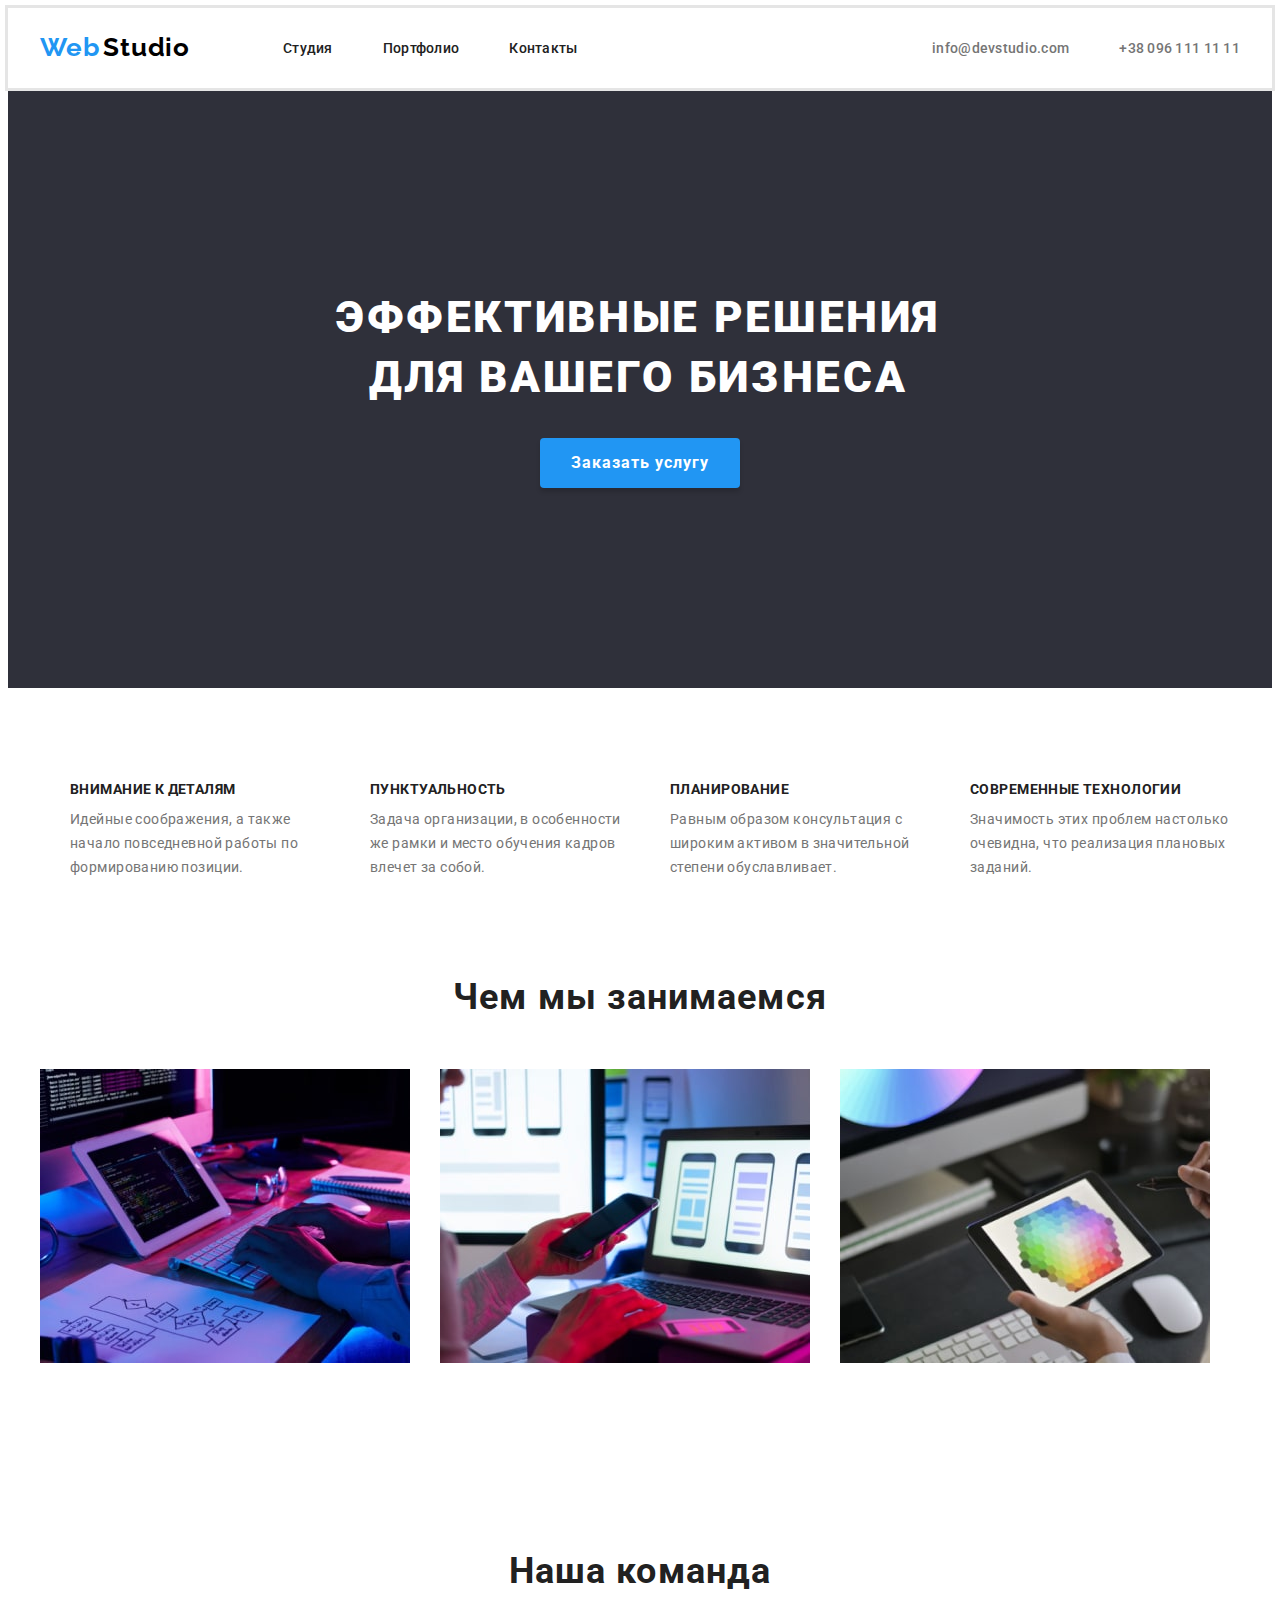
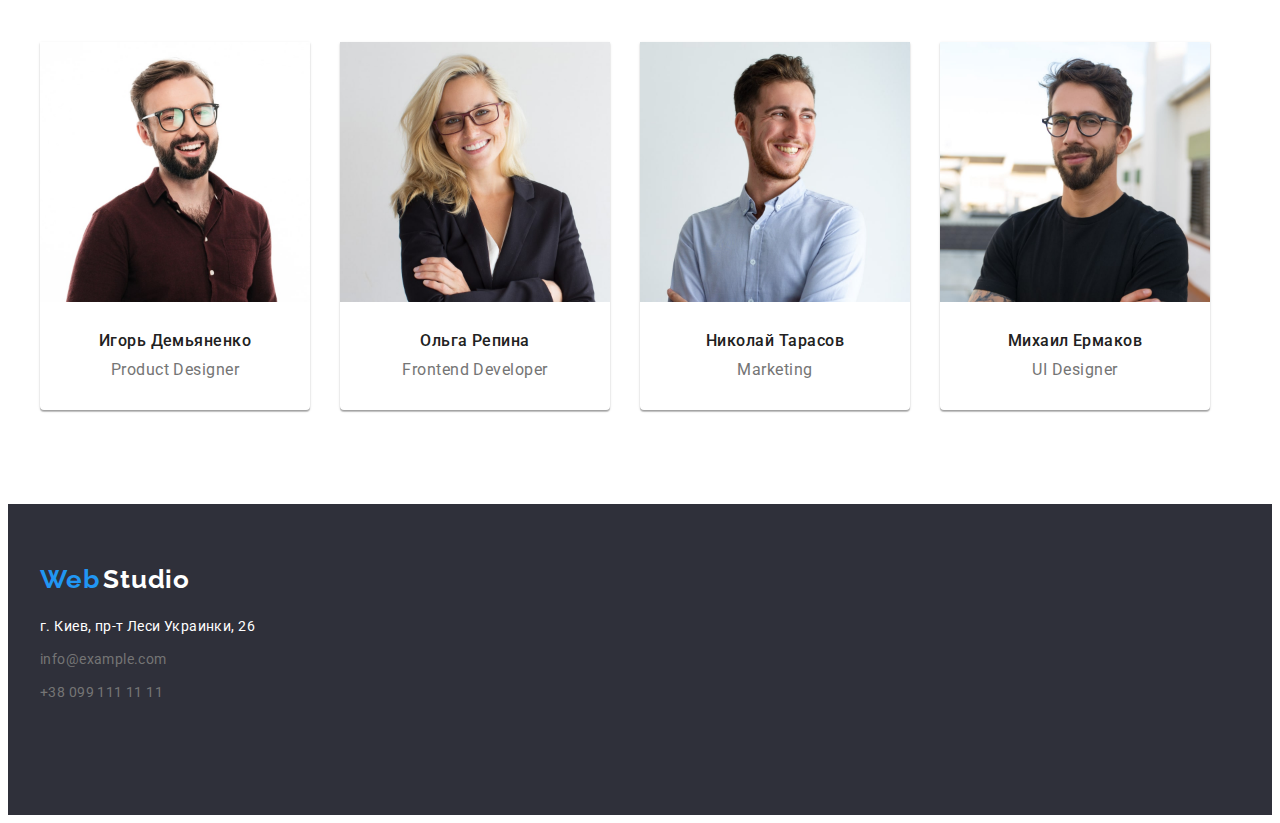
<file: index.html>
<!DOCTYPE html>
    <html lang="ru">
    <head>
        <meta charset="UTF-8">
        <meta http-equiv="X-UA-Compatible" content="IE=edge">
        <meta name="viewport" content="width=device-width, initial-scale=1.0">
        <link rel="preconnect" href="https://fonts.googleapis.com">
        <link rel="preconnect" href="https://fonts.gstatic.com" crossorigin>
        <link href="https://fonts.googleapis.com/css2?family=Raleway:wght@700&family=Roboto:wght@400;500;700;900&display=swap" rel="stylesheet">
        <title>WebStudio</title>
        <link rel="stylesheet" href="https://cdnjs.cloudflare.com/ajax/libs/modern-normalize/1.1.0/modern-normalize.min.css"
            integrity="sha512-wpPYUAdjBVSE4KJnH1VR1HeZfpl1ub8YT/NKx4PuQ5NmX2tKuGu6U/JRp5y+Y8XG2tV+wKQpNHVUX03MfMFn9Q=="
            crossorigin="anonymous" referrerpolicy="no-referrer" />
        <link rel="stylesheet" href="./css/styles.css">
    </head>
    <body>
    
        <header class="header">
        <div class="container">
            <a class="header-logo link" href="/"><span class="web-header">Web</span> <span
                    class="header-studio">Studio</span></a>
            <nav class="header-nav">
                <ul class="header-list list">
                    <li class="header-item"><a href="#studio" class="header-link link">Студия</a></li>
                    <li class="header-item"><a href="./portfolio.html" class="header-link link">Портфолио</a></li>
                    <li class="header-item"><a href="#contavts" class="header-link link">Контакты</a></li>
                </ul>
            </nav>
            <div class="header-contacts">
            <ul class="header-mail-tel list">
                <li class="header-mail-tel-item"><a href="mailto:info@devstudio.com"
                        class="header-mail link">info@devstudio.com</a></li>
                <li class="header-mail-tel-item"><a href="tel:+380961111111" class="header-tel link">+38 096 111 11 11</a></li>
            </ul>
            </div>
        </div>
        </header>
        <main>
            <section id="studio" class="studio">
             <div class="container">
                <h1 class="studio-title">Эффективные решения для вашего бизнеса</h1>
                <button type="button" class="btn-service">Заказать услугу</button>
             </div>
            </section>
            <section class="benefits">
                <div class="container">
                <h2 class="benefits-company">Преимущества компании</h2>
                <ul class="benefits-list list">
                    <li class="benefits-item">
                        <h3 class="benefits-title">Внимание к деталям</h3>
                        <p class="benefits-text">Идейные соображения, а также начало повседневной работы по формированию
                            позиции.</p>
                    </li>
                    <li class="benefits-item">
                        <h3 class="benefits-title">Пунктуальность</h3>
                        <p class="benefits-text">Задача организации, в особенности же рамки и место обучения кадров влечет за
                            собой.</p>
                    </li>
                    <li class="benefits-item">
                        <h3 class="benefits-title">Планирование</h3>
                        <p class="benefits-text">Равным образом консультация с широким активом в значительной степени
                            обуславливает.</p>
                    </li>
                    <li class="benefits-item">
                        <h3 class="benefits-title">Современные технологии</h3>
                        <p class="benefits-text">Значимость этих проблем настолько очевидна, что реализация плановых заданий.
                        </p>
                    </li>
                </ul>
                </div>
            </section>
            <section class="about">
                <div class="container">
                <h2 class="about-title">Чем мы занимаемся</h2>
                <ul class="about-list list">
                <li class="about-item"> <img src="./img/image-work-1.jpg" alt="графики" width="370" height="294"></li>
                <li class="about-item"> <img src="./img/image-work-2.jpg" alt="приложение" width="370" height="294"></li>
                <li class="about-item"> <img src="./img/image-work-3.jpg" alt="мобильность" width="370" height="294"></li>
                </ul>
                </div>
            </section>
            <section class="team">
                <div class="container">
                <h2 class="team-logo">Наша команда</h2>
                <ul class="team-list list">
                    <li class="team-item">
                        <img src="./img/people-1.jpg" alt="менеджер1" width="270" height="260">
                        <div class="container-team">
                        <h3 class="team-title">Игорь Демьяненко</h3>
                        <p class="team-text" lang="en">Product Designer</p>
                        </div>
                    </li>
                    <li class="team-item">
                        <img src="./img/people-2.jpg" alt="менеджер2" width="270" height="260">
                        <div class="container-team">
                        <h3 class="team-title">Ольга Репина</h3>
                        <p class="team-text" lang="en">Frontend Developer</p>
                        </div>
                    </li>
                    <li class="team-item">
                        <img src="./img/people-3.jpg" alt="менеджер3" width="270" height="260">
                        <div class="container-team">
                        <h3 class="team-title">Николай Тарасов</h3>
                        <p class="team-text" lang="en">Marketing</p>
                        </div>
                    </li>
                    <li class="team-item">
                        <img src="./img/people-4.jpg" alt="менеджер4" width="270" height="260">
                        <div class="container-team">
                        <h3 class="team-title">Михаил Ермаков</h3>
                        <p class="team-text" lang="en">UI Designer</p>
                        </div>
                    </li>
                </ul>
                </div>
            </section>
        </main>
        <footer id="contavts" class="footer">
            <div class="container">
                <a class="footer-logo link" href="/"><span class="web-footer link">Web</span> <span
                        class="footer-studio">Studio</span></a>
                <address class="footer-address">
                    <ul class="footer-list list">
                        <li class="footer-item-address"><a href="https://goo.gl/maps/Sv4f2n2z4F3GZWwy5"
                                class="footer-link-address link">г. Киев, пр-т Леси Украинки, 26</a></li>
                        <li class="footer-item-mail"><a href="mailto:info@example.com"
                                class="footer-link-mail link">info@example.com</a>
                        </li>
                        <li class="footer-item-tel"><a href="tel:+380991111111" class="footer-link-tel link">+38 099 111 11 11</a>
                        </li>
                    </ul>
            
                </address>
            </div>
        </footer>
        
    </body>
    </html>
</file>
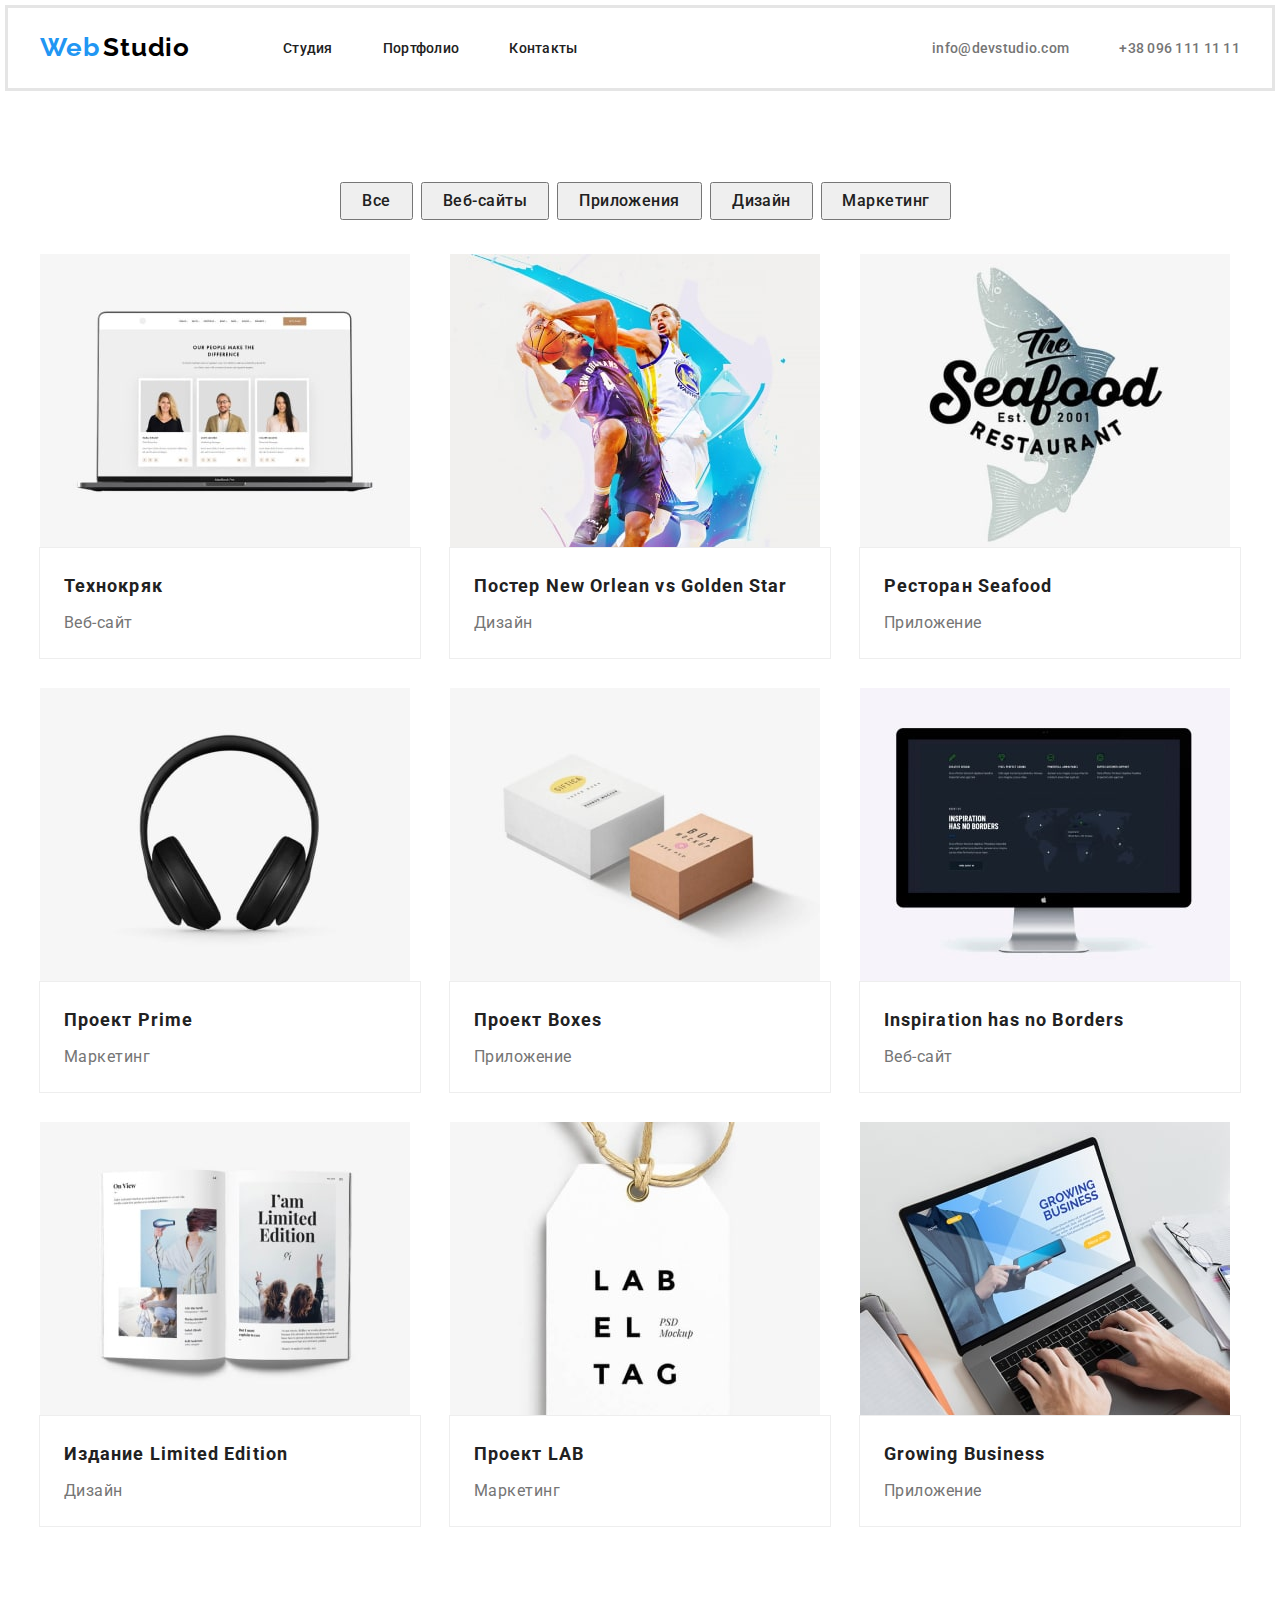
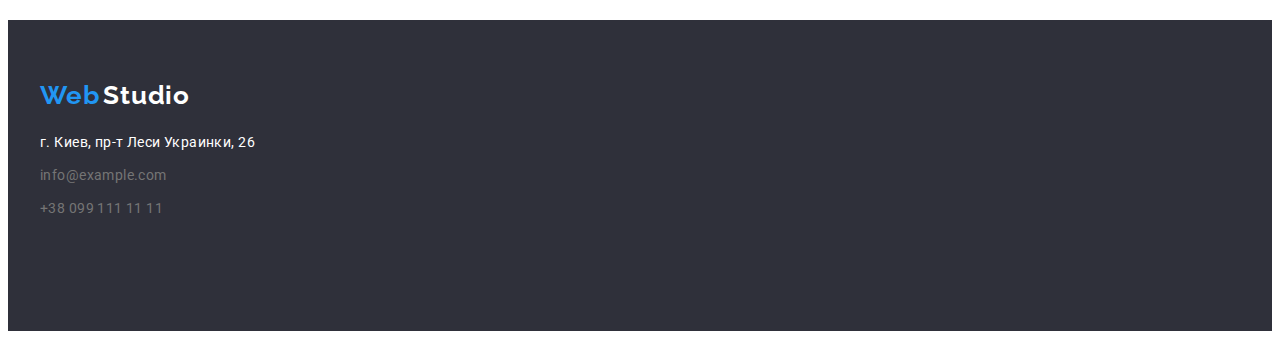
<file: portfolio.html>
<!DOCTYPE html>
<html lang="ru">
<head>
    <meta charset="UTF-8">
    <meta http-equiv="X-UA-Compatible" content="IE=edge">
    <meta name="viewport" content="width=device-width, initial-scale=1.0">
    <link rel="preconnect" href="https://fonts.googleapis.com">
    <link rel="preconnect" href="https://fonts.gstatic.com" crossorigin>
    <link href="https://fonts.googleapis.com/css2?family=Raleway:wght@700&family=Roboto:wght@400;500;700;900&display=swap" rel="stylesheet">
    <title>Portfolio</title>
    <link rel="stylesheet" href="https://cdnjs.cloudflare.com/ajax/libs/modern-normalize/1.1.0/modern-normalize.min.css"
        integrity="sha512-wpPYUAdjBVSE4KJnH1VR1HeZfpl1ub8YT/NKx4PuQ5NmX2tKuGu6U/JRp5y+Y8XG2tV+wKQpNHVUX03MfMFn9Q=="
        crossorigin="anonymous" referrerpolicy="no-referrer" />
    <link rel="stylesheet" href="./css/styles.css">
</head>
<body>
        <header class="header">
            <div class="container">
                <a class="header-logo link" href="/"><span class="web-header">Web</span> <span
                        class="header-studio">Studio</span></a>
                <nav class="header-nav">
                    <ul class="header-list list">
                        <li class="header-item"><a href="./index.html" class="header-link link">Студия</a></li>
                        <li class="header-item"><a href="./portfolio.html" class="header-link link">Портфолио</a></li>
                        <li class="header-item"><a href="#contavts" class="header-link link">Контакты</a></li>
                    </ul>
                </nav>
                <div class="header-contacts">
                    <ul class="header-mail-tel list">
                        <li class="header-mail-tel-item"><a href="mailto:info@devstudio.com"
                                class="header-mail link">info@devstudio.com</a></li>
                        <li class="header-mail-tel-item"><a href="tel:+380961111111" class="header-tel link">+38 096 111 11 11</a>
                        </li>
                    </ul>
                </div>
            </div>
        </header>
<main> 
     <section class="portfolio">
        <div class="container">
         <ul class="portfolio-btn-list list">
             <li class="portfolio-btn-item"><button type="button" class="portfolio-btn all">Все</button></li>
             <li class="portfolio-btn-item"><button type="button" class="portfolio-btn sites">Веб-сайты</button></li>
             <li class="portfolio-btn-item"><button type="button" class="portfolio-btn applications">Приложения</button></li>
             <li class="portfolio-btn-item"><button type="button" class="portfolio-btn design">Дизайн</button></li>
             <li class="portfolio-btn-item"><button type="button" class="portfolio-btn marketing">Маркетинг</button></li>
         </ul>
        <div class="portfolio-list">
         <ul class="portfolio-content list">
             <li class="portfolio-item">
                 <img src="./img/img-1.jpg" alt="сайт">
                <div class="container-portfolio">
                 <h3 class="portfolio-title">Технокряк</h3>
                 <p class="portfolio-text">Веб-сайт</p>
                </div>
             </li>
             <li class="portfolio-item">
                 <img src="./img/img-2.jpg" alt="Дизайн">
                <div class="container-portfolio">
                 <h3 class="portfolio-title">Постер New Orlean vs Golden Star</h3>
                 <p class="portfolio-text">Дизайн</p>
                </div>
             </li>
             <li class="portfolio-item">
                 <img src="./img/img-3.jpg" alt="Приложение">
                <div class="container-portfolio">
                 <h3 class="portfolio-title">Ресторан Seafood</h3>
                 <p class="portfolio-text">Приложение</p>
                </div>
             </li>
             <li class="portfolio-item">
                 <img src="./img/img-4.jpg" alt="Маркетинг">
                <div class="container-portfolio">
                 <h3 class="portfolio-title">Проект Prime</h3>
                 <p class="portfolio-text">Маркетинг</p>
                </div>
             </li>
             <li class="portfolio-item">
                 <img src="./img/img-5.jpg" alt="Приложение2">
                <div class="container-portfolio">
                 <h3 class="portfolio-title">Проект Boxes</h3>
                 <p class="portfolio-text">Приложение</p>
                </div>
             </li>
             <li class="portfolio-item">
                 <img src="./img/img-6.jpg" alt="Веб-сайт2">
                <div class="container-portfolio">
                 <h3 class="portfolio-title">Inspiration has no Borders</h3>
                 <p class="portfolio-text">Веб-сайт</p>
                </div>
             </li>
             <li class="portfolio-item">
                 <img src="./img/img-7.jpg" alt="Дизайн2">
                <div class="container-portfolio">
                 <h3 class="portfolio-title">Издание Limited Edition</h3>
                 <p class="portfolio-text">Дизайн</p>
                </div>
             </li>
             <li class="portfolio-item">
                 <img src="./img/img-8.jpg" alt="Маркетинг2">
                <div class="container-portfolio">
                 <h3 class="portfolio-title">Проект LAB</h3>
                 <p class="portfolio-text">Маркетинг</p>
                </div>
             </li>
             <li class="portfolio-item">
                 <img src="./img/img-9.jpg" alt="Приложение3">
                <div class="container-portfolio">
                 <h3 class="portfolio-title">Growing Business</h3>
                 <p class="portfolio-text">Приложение</p>
                </div>
             </li>
         </ul>
        </div>
        </div>
        </section> 

</main>
    <footer id="contavts" class="footer">
        <div class="container">
            <a class="footer-logo link" href="/"><span class="web-footer link">Web</span> <span
                    class="footer-studio">Studio</span></a>
            <address class="footer-address">
                <ul class="footer-list list">
                    <li class="footer-item-address"><a href="https://goo.gl/maps/Sv4f2n2z4F3GZWwy5"
                            class="footer-link-address link">г. Киев, пр-т Леси Украинки, 26</a></li>
                    <li class="footer-item-mail"><a href="mailto:info@example.com"
                            class="footer-link-mail link">info@example.com</a>
                    </li>
                    <li class="footer-item-tel"><a href="tel:+380991111111" class="footer-link-tel link">+38 099 111 11 11</a>
                    </li>
                </ul>
        
            </address>
        </div>
    </footer>
</body>
</html>
</file>
<file: css/styles.css>
:root {
    --title-color: #212121;
    --text-color: #757575;
    --accent-color: #2196F3;
    --btn-background-service-color: #188CE8;
    --btn-font-color: #FFFFFF;
    --logo-color: #000000;
    --header-background-color: #2F303A;
    --about-benefits-background-color: #E5E5E5;
    --team-background-color: #F5F4FA;
    --typical-margin: 30px;
}

p, h1, h2, h3, h4, h5, h6 {
    margin: 0;
}

ul, ol {
    margin: 0;
    padding-left: 0;
}

img {
    display: block;
}

button {
    cursor: pointer;
}


body {
    font-family: "Roboto", sans-serif;
}

.container {
    width: 1200px;
    margin: 0 auto;
    padding-left: 15px;
    padding-right: 15px;
}

.list {
    list-style: none;
}

.link {
    text-decoration: none;
}

/* header */

.header {
    background-color: var(--btn-font-color);
    padding-top: 24px;
    padding-bottom: 25px;
    outline: solid #E5E5E5;
}

.header .container {
    display: flex;
    align-items: center;
}

.header-contacts {
    margin-left: auto;
}

.header-logo {
    margin-right: 93px;    
}

.header-item:not(:last-child) {
    margin-right: 50px;
}

.web-header {
    font-family: 'Raleway';
    font-style: normal;
    font-weight: 700;
    font-size: 26px;
    line-height: 1.19;
    letter-spacing: 0.03em;
    color: var(--accent-color);
}

.header-studio {
    font-family: 'Raleway';
    font-style: normal;
    font-weight: 700;
    font-size: 26px;
    line-height: 1.19;
    letter-spacing: 0.03em;
    color: var(--logo-color);
}

.header-list {
    display: flex;
}


.header-link {
    font-weight: 500;
    font-size: 14px;
    line-height: 1.14;
    letter-spacing: 0.02em;
    color: var(--title-color);
}

.header-mail-tel {
    display: flex;
}


.header-tel, .header-mail {
    font-weight: 500;
    font-size: 14px;
    line-height: 1.14;
    letter-spacing: 0.02em;
    color: var(--text-color);
}


.header-link:hover, 
.header-link:focus, 
.header-mail:hover, 
.header-mail:focus, 
.header-tel:hover, 
.header-tel:focus {
    color: var(--accent-color);
}


.header-mail-tel-item {
    margin-left: 50px;
}




/* studio */

.studio {
    background-color: var(--header-background-color);
    padding-top: 200px;
    padding-bottom: 200px;
}

.studio-title {
    width: 696px;
    height: 120px;
    font-weight: 900;
    font-size: 44px;
    line-height: 1.36;
    text-align: center;
    letter-spacing: 0.06em;
    text-transform: uppercase;
    color: var(--btn-font-color);
    margin-bottom: 30px;
    margin-left: 250px;
}


.btn-service {
    min-width: 200px; 
    height: 50px;
    font-family: inherit;
    background: #2196F3;
    box-shadow: 0px 4px 4px rgba(0, 0, 0, 0.15);
    border-radius: 4px;
    font-weight: 700;
    font-size: 16px;
    line-height: 1.87;
    display: flex;
    align-items: center;
    text-align: center;
    letter-spacing: 0.06em;
    color: var(--btn-font-color);
    margin: 0 auto;
    display: block;
    border-color: transparent;
}

.btn-service :hover, .btn-service :focus {
    color: var(--btn-font-color);
    background: var(--btn-background-service-color);
}


/* benefits */

.benefits {
background: var(--btn-font-color) ;
padding-top: 94px;
padding-bottom: 94px;
}

.benefits-company {
    display: none;
    visibility: hidden;
}

.benefits-list {
    display: flex;
}



.benefits-item {
    width: 270px;
    height: 101px;
    margin-left: var(--typical-margin);
}

.benefits-title {
    font-weight: 700;
    font-size: 14px;
    line-height: 1.14;
    letter-spacing: 0.03em;
    text-transform: uppercase;
    color: var(--title-color);
    margin-bottom: 10px;
}

.benefits-text {
    font-weight: 400;
    font-size: 14px;
    line-height: 1.71;
    letter-spacing: 0.03em;
    color: var(--text-color);
}

/* about */

.about {
    background: var(--btn-font-color) ;
    padding-bottom: 94px;

}

.about-list {
    display: flex;
}

.about-title {
    font-weight: 700;
    font-size: 36px;
    line-height: 1.16;
    text-align: center;
    letter-spacing: 0.03em;
    color: var(--title-color);
    margin-bottom: 50px;
}

.about-item {
    margin-right: var(--typical-margin);
}


/* team */

.team {
    background: var(--btn-font-color);
    padding-top: 94px;
    padding-bottom: 94px;
}

.team-logo {
    font-weight: 700;
    font-size: 36px;
    line-height: 1.16;
    text-align: center;
    letter-spacing: 0.03em;
    color: var(--title-color);
    margin-bottom: 50px;
}

.team-list {
    display: flex;
}

.team-item {
    width: 270px;
    height: 368px;
    background: var(--btn-font-color);
    margin-right: var(--typical-margin);
    mix-blend-mode: normal;
    box-shadow: 0px 1px 3px rgba(0, 0, 0, 0.12), 0px 1px 1px rgba(0, 0, 0, 0.14), 0px 2px 1px rgba(0, 0, 0, 0.2);
    border-radius: 0px 0px 4px 4px;
}


.container-team {
    padding-top: var(--typical-margin);
    padding-bottom: var(--typical-margin);
    
}

.team-title {
    font-weight: 500;
    font-size: 16px;
    line-height: 1.18;
    text-align: center;
    letter-spacing: 0.03em;
    color: var(--title-color);
    margin-bottom: 10px;
}

.team-text {
    font-weight: 400;
    font-size: 16px;
    line-height: 1.18;
    text-align: center;
    letter-spacing: 0.03em;
    color: var(--text-color);
}

/* footer */

.footer {
    background: var(--header-background-color);
    padding-top: 60px;
    padding-bottom: 60px;
}

.footer-logo {
    margin-bottom: 20px;
    display: block;
}

.web-footer {
    font-family: 'Raleway';
    font-style: normal;
    font-weight: 700;
    font-size: 26px;
    line-height: 1.19;
    letter-spacing: 0.03em;
    color: #2196F3;
}

.footer-studio {
    font-family: 'Raleway';
    font-style: normal;
    font-weight: 700;
    font-size: 26px;
    line-height: 1.19;
    letter-spacing: 0.03em;
    color: #FFFFFF;
}

.web-footer {
    font-weight: 700;
    font-size: 26px;
    line-height: 1.19;
    letter-spacing: 0.03em;
    color: var(--accent-color);
}

.footer-studio {
    font-weight: 700;
    font-size: 26px;
    line-height: 1.19;
    letter-spacing: 0.03em;
    color: var(--btn-font-color);
}

.footer-list {
    width: 230px;
    height: 80px;
    padding-bottom: 60px;
}

.footer-link-address {
    font-style: normal;
    font-weight: 400;
    font-size: 14px;
    line-height: 1.71;
    letter-spacing: 0.03em;
    color: var(--btn-font-color);
    margin-bottom: 9px;
    display: block;
}

.footer-link-mail {
    font-style: normal;
    font-weight: 400;
    font-size: 14px;
    line-height: 1.71;
    letter-spacing: 0.03em;
    color: var(--text-color);
    margin-bottom: 9px;
    display: block;
}

.footer-link-tel{
    font-style: normal;
    font-weight: 400;
    font-size: 14px;
    line-height: 1.71;
    letter-spacing: 0.03em;
    color: var(--text-color);
}

/* portfolio */

.portfolio {
    background: var(--btn-font-color) ;
    padding-top: 94px;
    padding-bottom: 94px;
}

.portfolio-btn-list {
   display: flex;
   margin-bottom: 34px;
   margin-left: 300px;
}

 

.portfolio-btn {
    font-family: inherit;
    font-weight: 500;
    font-size: 16px;
    line-height: 1.62;
    text-align: center;
    letter-spacing: 0.03em;
    color: var(--title-color);
}

.all {
    width: 73px;
    height: 38px;
}

.sites {
    width: 128px;
    height: 38px;
}

.applications {
    width: 145px;
    height: 38px;
}

.design {
    width: 103px;
    height: 38px;
}

.marketing {
    width: 130px;
    height: 38px;
}


.portfolio-btn-item:nth-child(-n+4) {
    padding-right: 8px;
}



.portfolio-btn:hover, .portfolio-btn:focus {
    color: var(--btn-font-color);
    background: var(--accent-color);
}


.portfolio-content {
    display: flex;
    flex-wrap: wrap;
}


.portfolio-list {
    display: flex;
    flex-wrap: wrap;
    margin-left: -30px;
    margin-bottom: -30px;
}


.portfolio-item {
    flex-basis: calc(100% / 3 - 30px);
    margin-left: 30px;
    margin-bottom: 30px;
}


.portfolio-item {
    width: 370px;
    height: 404px;
    background-color: var(--btn-font-color);
}

.container-portfolio {
    padding: 20px 24px;
    outline: 1px solid #EEEEEE;
}


.portfolio-title {
    font-weight: 700;
    font-size: 18px;
    line-height: 2;
    letter-spacing: 0.06em;
    color: var(--title-color);
    margin-bottom: 4px;
}

.portfolio-text{
    font-weight: 400;
    font-size: 16px;
    line-height: 1.87;
    letter-spacing: 0.03em;
    color: var(--text-color);
}
</file>
